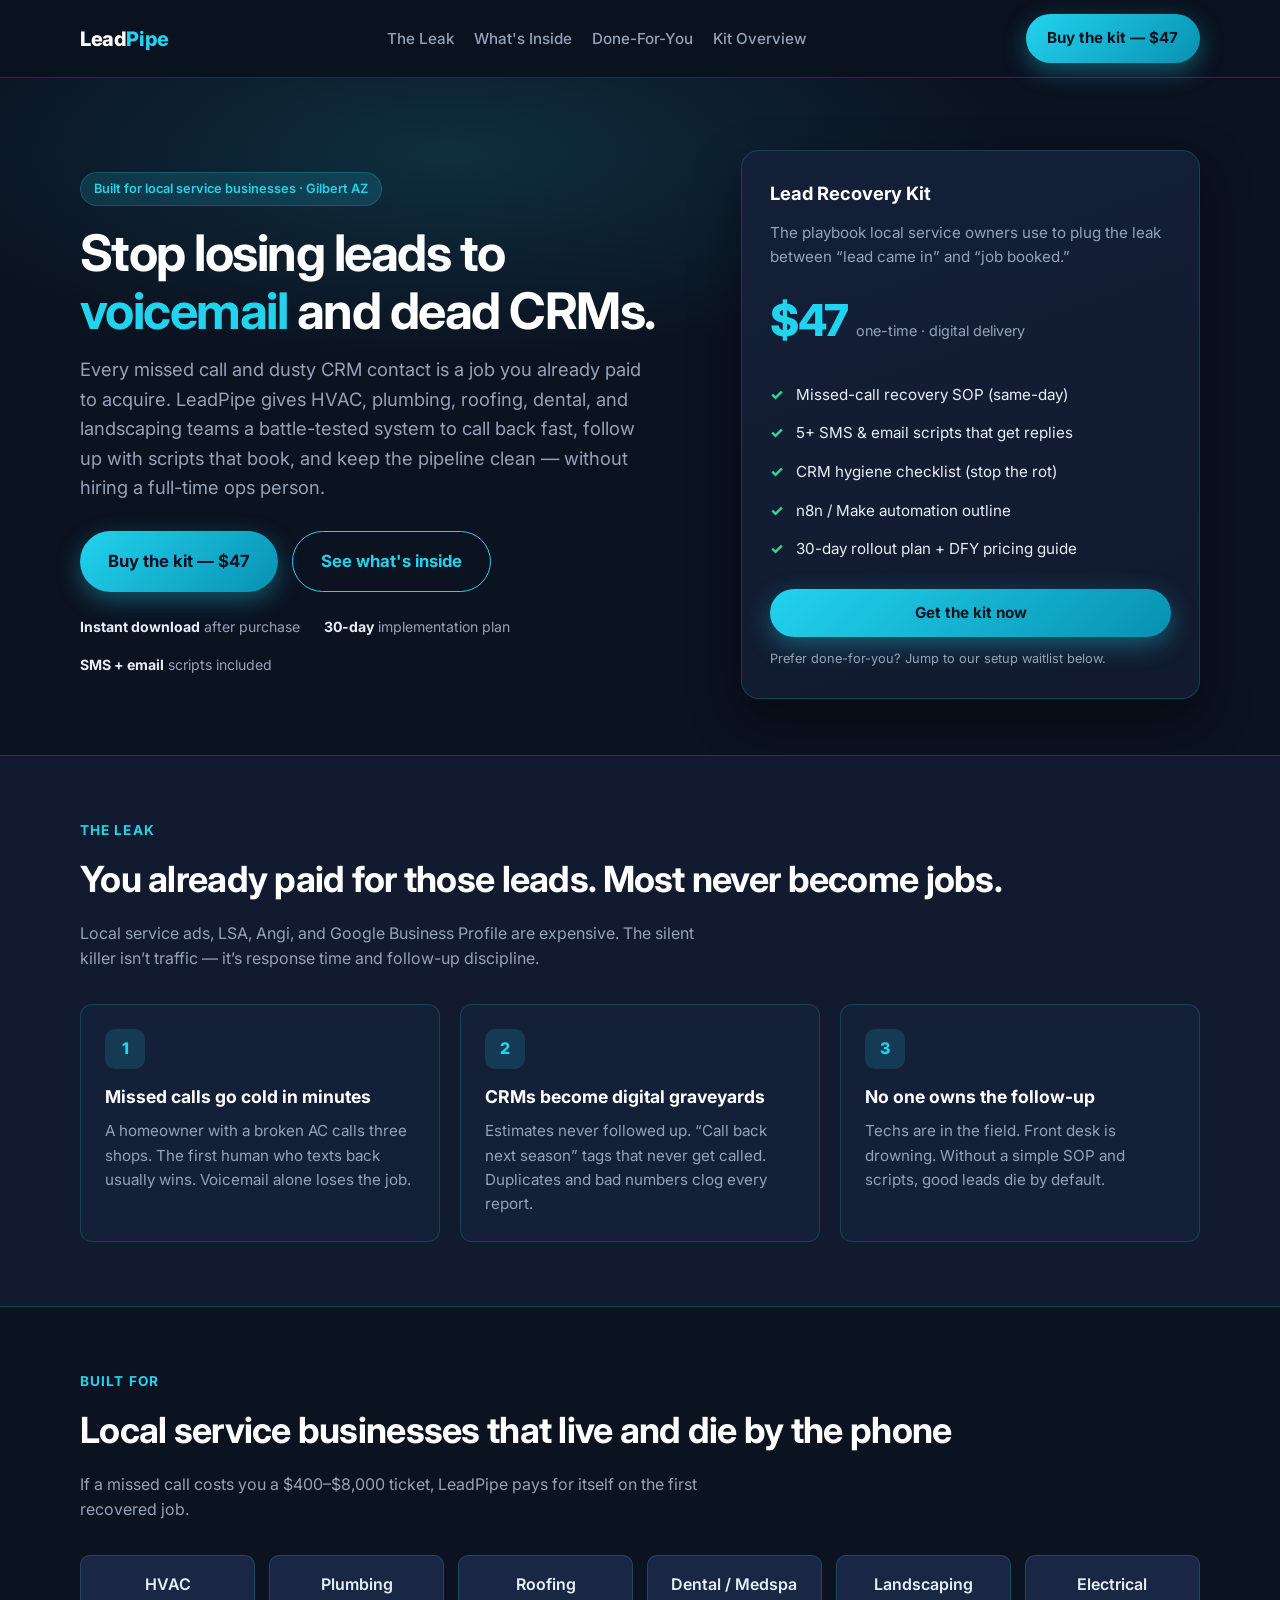
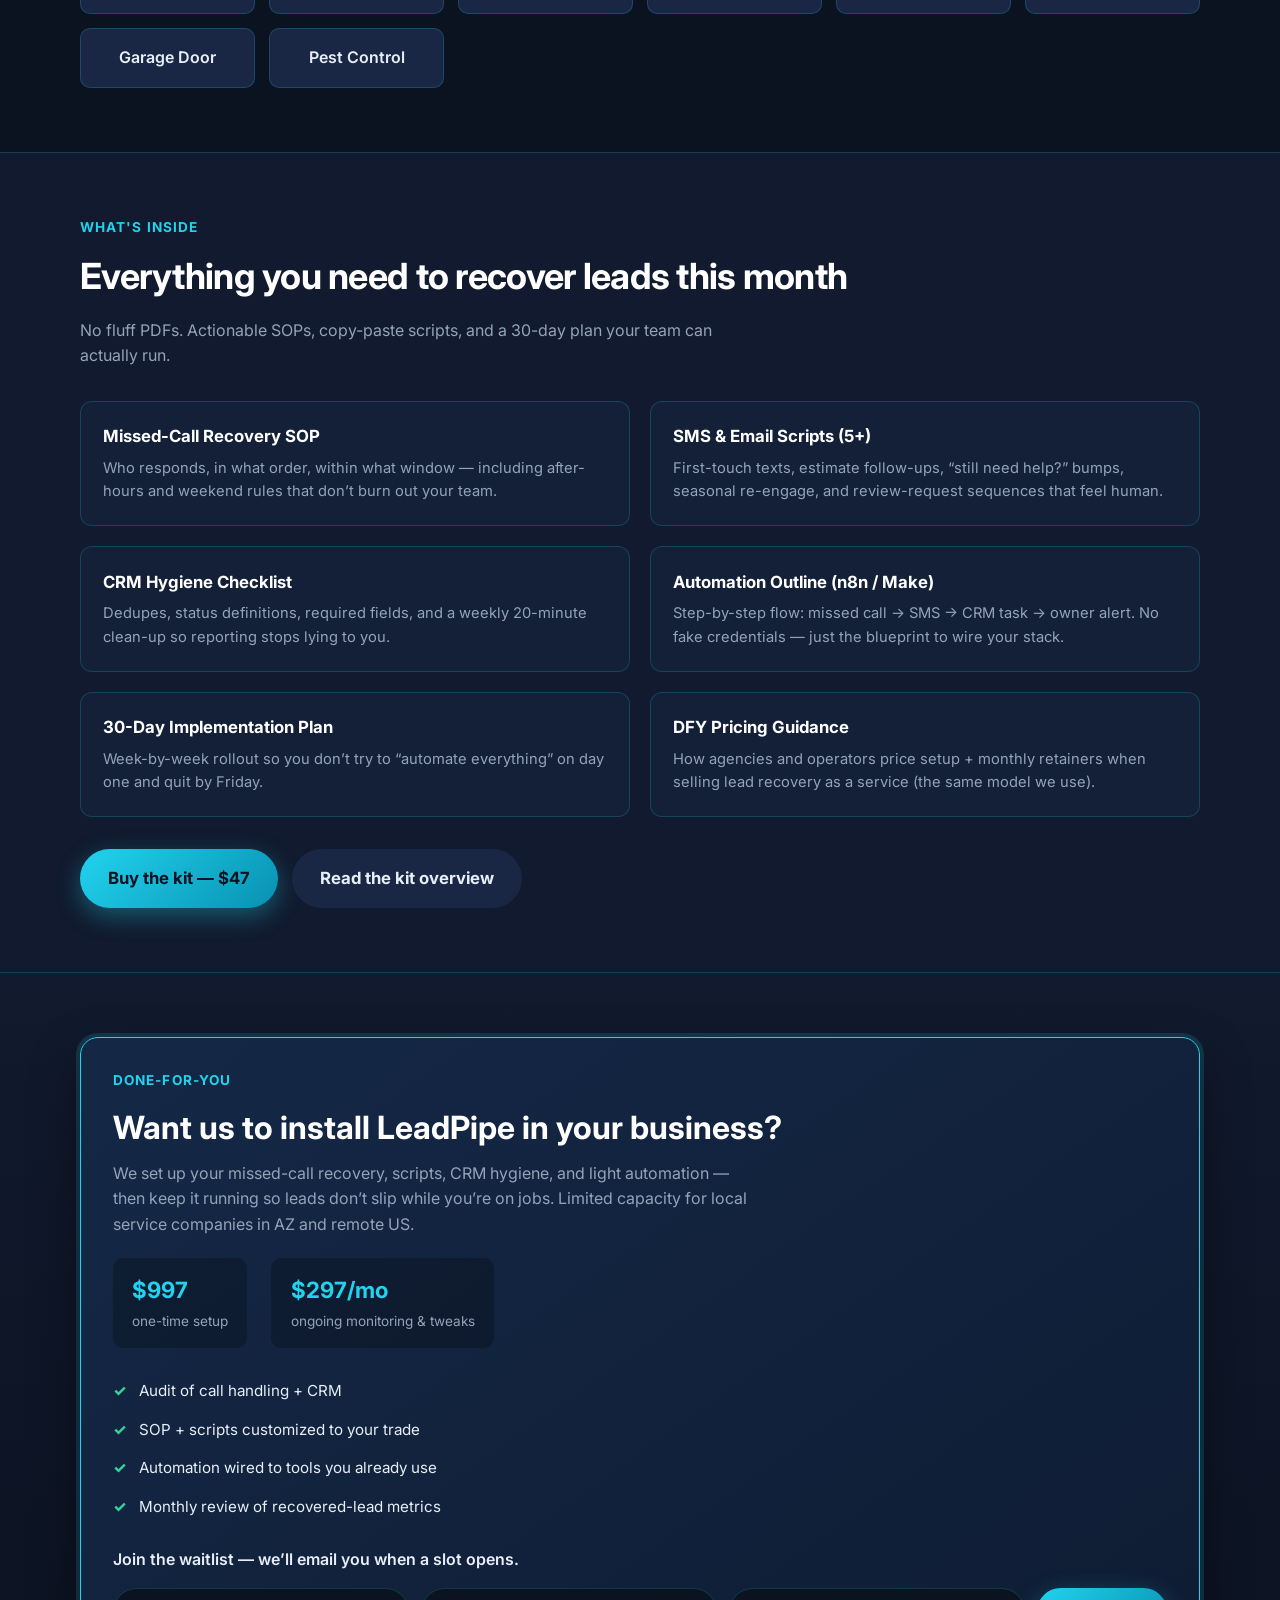
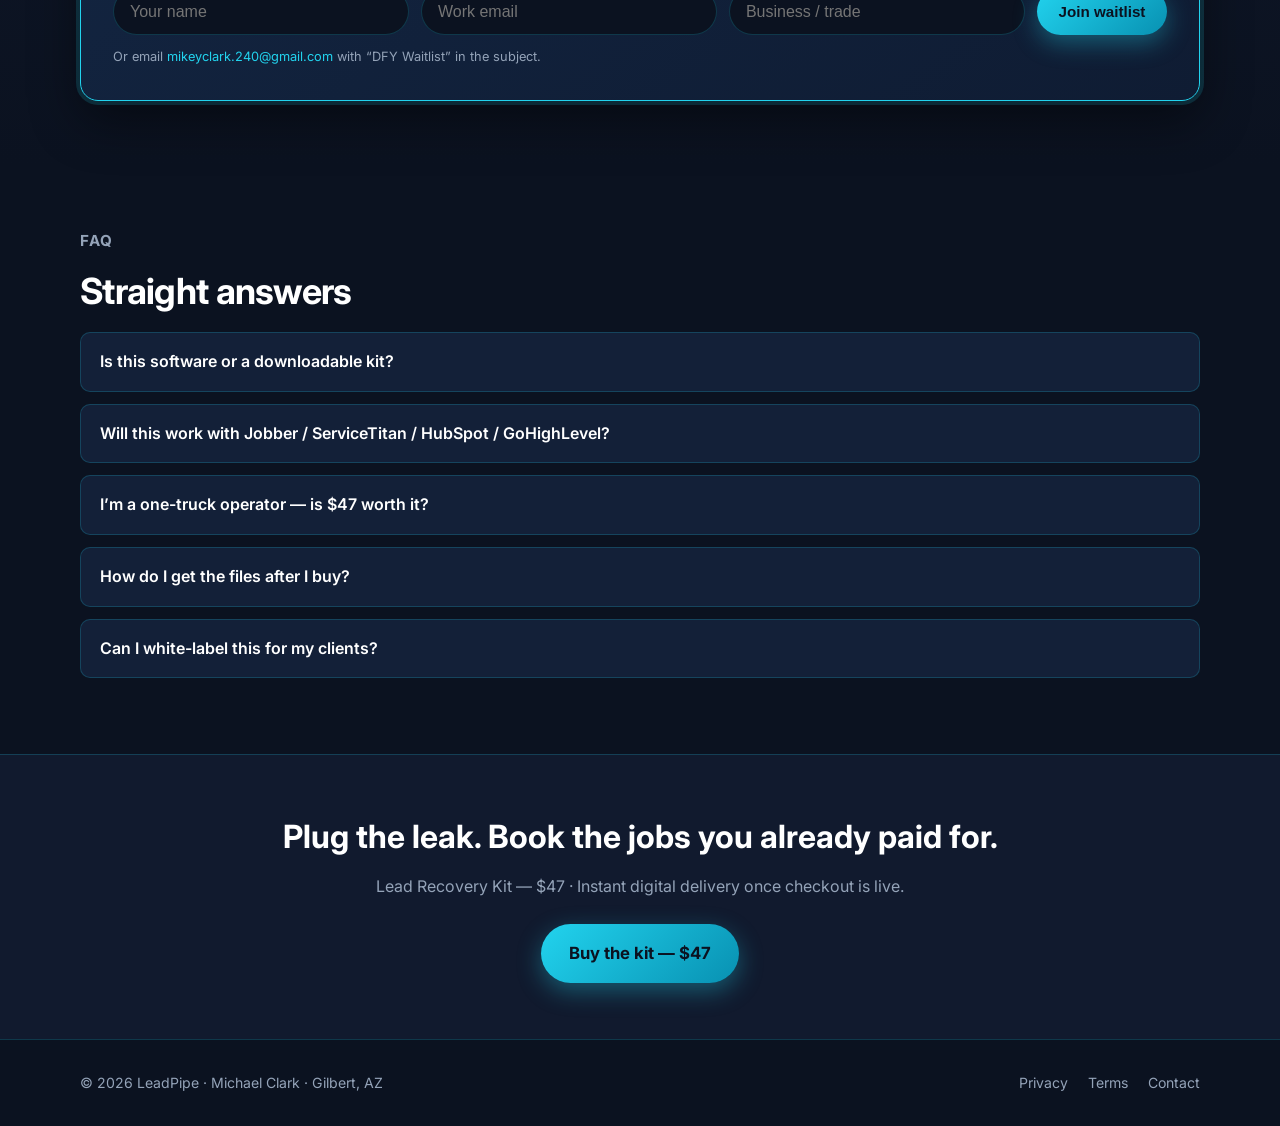
<file: index.html>
<!DOCTYPE html>
<html lang="en">
<head>
  <meta charset="UTF-8" />
  <meta name="viewport" content="width=device-width, initial-scale=1" />
  <title>LeadPipe — Stop Losing Leads to Voicemail & Dead CRMs</title>
  <meta name="description" content="LeadPipe helps HVAC, plumbing, roofing, dental, and landscaping businesses recover missed calls and turn dead CRM leads into booked jobs. Lead Recovery Kit — $47." />
  <link rel="preconnect" href="https://fonts.googleapis.com" />
  <link rel="preconnect" href="https://fonts.gstatic.com" crossorigin />
  <link href="https://fonts.googleapis.com/css2?family=Inter:wght@400;500;600;700;800&display=swap" rel="stylesheet" />
  <link rel="stylesheet" href="styles.css" />
</head>
<body>
  <header class="nav">
    <div class="container nav-inner">
      <a class="logo" href="index.html">Lead<span>Pipe</span></a>
      <ul class="nav-links">
        <li><a href="#problem">The Leak</a></li>
        <li><a href="#kit">What's Inside</a></li>
        <li><a href="#upsell">Done-For-You</a></li>
        <li><a href="kit.html">Kit Overview</a></li>
      </ul>
      <!-- TODO: GUMROAD_URL — replace href and data-gumroad-url when product is live -->
      <a id="buy" class="btn btn-primary" href="https://5228101935040.gumroad.com/l/dzxqd" data-gumroad-url="https://5228101935040.gumroad.com/l/dzxqd">Buy the kit — $47</a>
    </div>
  </header>

  <main>
    <section class="hero">
      <div class="container hero-grid">
        <div>
          <div class="badge">Built for local service businesses · Gilbert AZ</div>
          <h1>Stop losing leads to <span class="accent">voicemail</span> and dead CRMs.</h1>
          <p class="hero-lead">
            Every missed call and dusty CRM contact is a job you already paid to acquire.
            LeadPipe gives HVAC, plumbing, roofing, dental, and landscaping teams a
            battle-tested system to call back fast, follow up with scripts that book,
            and keep the pipeline clean — without hiring a full-time ops person.
          </p>
          <div class="hero-cta">
            <!-- TODO: GUMROAD_URL -->
            <a id="buy" class="btn btn-primary btn-lg" href="https://5228101935040.gumroad.com/l/dzxqd" data-gumroad-url="https://5228101935040.gumroad.com/l/dzxqd">Buy the kit — $47</a>
            <a class="btn btn-outline btn-lg" href="#kit">See what's inside</a>
          </div>
          <div class="trust-row">
            <span><strong>Instant download</strong> after purchase</span>
            <span><strong>30-day</strong> implementation plan</span>
            <span><strong>SMS + email</strong> scripts included</span>
          </div>
        </div>

        <aside class="hero-card" aria-label="Lead Recovery Kit summary">
          <h3>Lead Recovery Kit</h3>
          <p style="color:var(--muted);font-size:0.95rem;">
            The playbook local service owners use to plug the leak between
            “lead came in” and “job booked.”
          </p>
          <div class="price-tag">
            <span class="amount">$47</span>
            <span class="note">one-time · digital delivery</span>
          </div>
          <ul class="checklist">
            <li>Missed-call recovery SOP (same-day)</li>
            <li>5+ SMS & email scripts that get replies</li>
            <li>CRM hygiene checklist (stop the rot)</li>
            <li>n8n / Make automation outline</li>
            <li>30-day rollout plan + DFY pricing guide</li>
          </ul>
          <!-- TODO: GUMROAD_URL -->
          <a class="btn btn-primary" style="width:100%" href="https://5228101935040.gumroad.com/l/dzxqd" data-gumroad-url="https://5228101935040.gumroad.com/l/dzxqd" id="buy">Get the kit now</a>
          <p class="fineprint">Prefer done-for-you? Jump to our setup waitlist below.</p>
        </aside>
      </div>
    </section>

    <section class="problem" id="problem">
      <div class="container">
        <p class="section-label">The leak</p>
        <h2 class="section-title">You already paid for those leads. Most never become jobs.</h2>
        <p class="section-sub">
          Local service ads, LSA, Angi, and Google Business Profile are expensive.
          The silent killer isn’t traffic — it’s response time and follow-up discipline.
        </p>
        <div class="grid-3">
          <div class="card">
            <div class="icon-dot">1</div>
            <h3>Missed calls go cold in minutes</h3>
            <p>A homeowner with a broken AC calls three shops. The first human who texts back usually wins. Voicemail alone loses the job.</p>
          </div>
          <div class="card">
            <div class="icon-dot">2</div>
            <h3>CRMs become digital graveyards</h3>
            <p>Estimates never followed up. “Call back next season” tags that never get called. Duplicates and bad numbers clog every report.</p>
          </div>
          <div class="card">
            <div class="icon-dot">3</div>
            <h3>No one owns the follow-up</h3>
            <p>Techs are in the field. Front desk is drowning. Without a simple SOP and scripts, good leads die by default.</p>
          </div>
        </div>
      </div>
    </section>

    <section id="who">
      <div class="container">
        <p class="section-label">Built for</p>
        <h2 class="section-title">Local service businesses that live and die by the phone</h2>
        <p class="section-sub">If a missed call costs you a $400–$8,000 ticket, LeadPipe pays for itself on the first recovered job.</p>
        <div class="who-grid">
          <div class="pill">HVAC</div>
          <div class="pill">Plumbing</div>
          <div class="pill">Roofing</div>
          <div class="pill">Dental / Medspa</div>
          <div class="pill">Landscaping</div>
          <div class="pill">Electrical</div>
          <div class="pill">Garage Door</div>
          <div class="pill">Pest Control</div>
        </div>
      </div>
    </section>

    <section id="kit" style="background:var(--navy-2);border-top:1px solid var(--border);border-bottom:1px solid var(--border);">
      <div class="container">
        <p class="section-label">What's inside</p>
        <h2 class="section-title">Everything you need to recover leads this month</h2>
        <p class="section-sub">No fluff PDFs. Actionable SOPs, copy-paste scripts, and a 30-day plan your team can actually run.</p>
        <div class="kit-preview">
          <div class="kit-item">
            <h3>Missed-Call Recovery SOP</h3>
            <p>Who responds, in what order, within what window — including after-hours and weekend rules that don’t burn out your team.</p>
          </div>
          <div class="kit-item">
            <h3>SMS & Email Scripts (5+)</h3>
            <p>First-touch texts, estimate follow-ups, “still need help?” bumps, seasonal re-engage, and review-request sequences that feel human.</p>
          </div>
          <div class="kit-item">
            <h3>CRM Hygiene Checklist</h3>
            <p>Dedupes, status definitions, required fields, and a weekly 20-minute clean-up so reporting stops lying to you.</p>
          </div>
          <div class="kit-item">
            <h3>Automation Outline (n8n / Make)</h3>
            <p>Step-by-step flow: missed call → SMS → CRM task → owner alert. No fake credentials — just the blueprint to wire your stack.</p>
          </div>
          <div class="kit-item">
            <h3>30-Day Implementation Plan</h3>
            <p>Week-by-week rollout so you don’t try to “automate everything” on day one and quit by Friday.</p>
          </div>
          <div class="kit-item">
            <h3>DFY Pricing Guidance</h3>
            <p>How agencies and operators price setup + monthly retainers when selling lead recovery as a service (the same model we use).</p>
          </div>
        </div>
        <div style="margin-top:2rem;display:flex;flex-wrap:wrap;gap:0.85rem;">
          <!-- TODO: GUMROAD_URL -->
          <a class="btn btn-primary btn-lg" href="https://5228101935040.gumroad.com/l/dzxqd" data-gumroad-url="https://5228101935040.gumroad.com/l/dzxqd" id="buy">Buy the kit — $47</a>
          <a class="btn btn-ghost btn-lg" href="kit.html">Read the kit overview</a>
        </div>
      </div>
    </section>

    <section class="upsell" id="upsell">
      <div class="container">
        <div class="upsell-box">
          <p class="section-label">Done-for-you</p>
          <h2>Want us to install LeadPipe in your business?</h2>
          <p style="color:var(--muted);max-width:40rem;">
            We set up your missed-call recovery, scripts, CRM hygiene, and light automation —
            then keep it running so leads don’t slip while you’re on jobs.
            Limited capacity for local service companies in AZ and remote US.
          </p>
          <div class="upsell-pricing">
            <div>
              <strong>$997</strong>
              <span>one-time setup</span>
            </div>
            <div>
              <strong>$297/mo</strong>
              <span>ongoing monitoring & tweaks</span>
            </div>
          </div>
          <ul class="checklist">
            <li>Audit of call handling + CRM</li>
            <li>SOP + scripts customized to your trade</li>
            <li>Automation wired to tools you already use</li>
            <li>Monthly review of recovered-lead metrics</li>
          </ul>
          <p style="color:var(--text);font-weight:600;margin-top:1rem;">Join the waitlist — we’ll email you when a slot opens.</p>
          <!-- Static waitlist: mailto fallback. Replace action with Formspree endpoint when ready. -->
          <form class="waitlist-form" action="mailto:mikeyclark.240@gmail.com?subject=LeadPipe%20DFY%20Waitlist" method="post" enctype="text/plain">
            <input type="text" name="name" placeholder="Your name" required />
            <input type="email" name="email" placeholder="Work email" required />
            <input type="text" name="business" placeholder="Business / trade" />
            <button class="btn btn-primary" type="submit">Join waitlist</button>
          </form>
          <p class="fineprint">
            Or email <a href="mailto:mikeyclark.240@gmail.com">mikeyclark.240@gmail.com</a> with “DFY Waitlist” in the subject.
            <!-- Formspree placeholder: set form action to https://formspree.io/f/YOUR_ID when ready -->
          </p>
        </div>
      </div>
    </section>

    <section class="faq" id="faq">
      <div class="container">
        <p class="section-label">FAQ</p>
        <h2 class="section-title">Straight answers</h2>
        <details>
          <summary>Is this software or a downloadable kit?</summary>
          <p>It’s a digital product — SOPs, scripts, checklists, and an automation blueprint you implement with tools you already have (or we can install for you via DFY).</p>
        </details>
        <details>
          <summary>Will this work with Jobber / ServiceTitan / HubSpot / GoHighLevel?</summary>
          <p>Yes. The CRM hygiene and automation outline are tool-agnostic. We map the same logic to whatever you run today.</p>
        </details>
        <details>
          <summary>I’m a one-truck operator — is $47 worth it?</summary>
          <p>If you miss even one $500 job this quarter because nobody texted back in 5 minutes, the kit paid for itself ~10×.</p>
        </details>
        <details>
          <summary>How do I get the files after I buy?</summary>
          <p>After checkout on Gumroad you get instant download of the kit files.</p>
        </details>
        <details>
          <summary>Can I white-label this for my clients?</summary>
          <p>The kit includes DFY pricing guidance for operators and agencies who want to sell lead recovery as a service. Reach out if you need a commercial license.</p>
        </details>
      </div>
    </section>

    <section class="cta-band">
      <div class="container">
        <h2>Plug the leak. Book the jobs you already paid for.</h2>
        <p>Lead Recovery Kit — $47 · Instant digital delivery once checkout is live.</p>
        <!-- TODO: GUMROAD_URL -->
        <a class="btn btn-primary btn-lg" href="https://5228101935040.gumroad.com/l/dzxqd" data-gumroad-url="https://5228101935040.gumroad.com/l/dzxqd" id="buy">Buy the kit — $47</a>
      </div>
    </section>
  </main>

  <footer class="footer">
    <div class="container footer-inner">
      <div>© 2026 LeadPipe · Michael Clark · Gilbert, AZ</div>
      <ul class="footer-links">
        <li><a href="privacy.html">Privacy</a></li>
        <li><a href="terms.html">Terms</a></li>
        <li><a href="mailto:mikeyclark.240@gmail.com">Contact</a></li>
      </ul>
    </div>
  </footer>
</body>
</html>
</file>
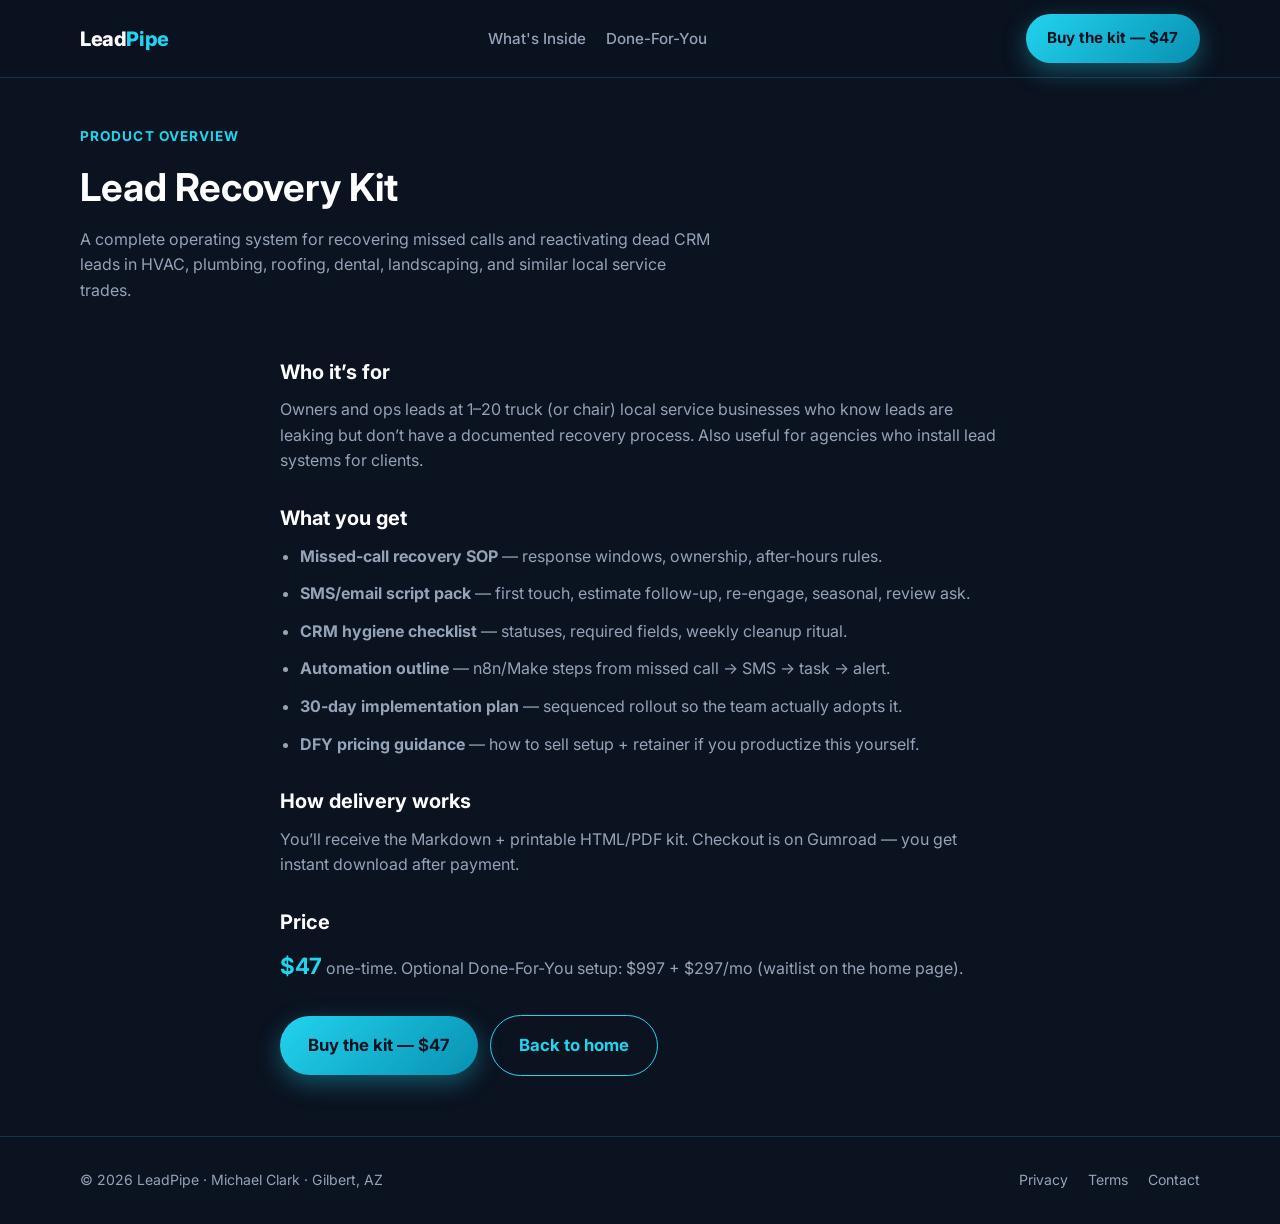
<file: kit.html>
<!DOCTYPE html>
<html lang="en">
<head>
  <meta charset="UTF-8" />
  <meta name="viewport" content="width=device-width, initial-scale=1" />
  <title>Lead Recovery Kit Overview — LeadPipe</title>
  <meta name="description" content="What's inside the LeadPipe Lead Recovery Kit: SOPs, scripts, CRM hygiene, automation outline, and a 30-day plan." />
  <link rel="preconnect" href="https://fonts.googleapis.com" />
  <link rel="preconnect" href="https://fonts.gstatic.com" crossorigin />
  <link href="https://fonts.googleapis.com/css2?family=Inter:wght@400;500;600;700;800&display=swap" rel="stylesheet" />
  <link rel="stylesheet" href="styles.css" />
</head>
<body>
  <header class="nav">
    <div class="container nav-inner">
      <a class="logo" href="index.html">Lead<span>Pipe</span></a>
      <ul class="nav-links">
        <li><a href="index.html#kit">What's Inside</a></li>
        <li><a href="index.html#upsell">Done-For-You</a></li>
      </ul>
      <!-- TODO: GUMROAD_URL -->
      <a id="buy" class="btn btn-primary" href="https://5228101935040.gumroad.com/l/dzxqd" data-gumroad-url="https://5228101935040.gumroad.com/l/dzxqd">Buy the kit — $47</a>
    </div>
  </header>

  <main>
    <div class="container page-hero">
      <p class="section-label">Product overview</p>
      <h1>Lead Recovery Kit</h1>
      <p style="color:var(--muted);max-width:40rem;">
        A complete operating system for recovering missed calls and reactivating dead CRM leads
        in HVAC, plumbing, roofing, dental, landscaping, and similar local service trades.
      </p>
    </div>

    <div class="container prose">
      <h2>Who it’s for</h2>
      <p>Owners and ops leads at 1–20 truck (or chair) local service businesses who know leads are leaking but don’t have a documented recovery process. Also useful for agencies who install lead systems for clients.</p>

      <h2>What you get</h2>
      <ul>
        <li><strong>Missed-call recovery SOP</strong> — response windows, ownership, after-hours rules.</li>
        <li><strong>SMS/email script pack</strong> — first touch, estimate follow-up, re-engage, seasonal, review ask.</li>
        <li><strong>CRM hygiene checklist</strong> — statuses, required fields, weekly cleanup ritual.</li>
        <li><strong>Automation outline</strong> — n8n/Make steps from missed call → SMS → task → alert.</li>
        <li><strong>30-day implementation plan</strong> — sequenced rollout so the team actually adopts it.</li>
        <li><strong>DFY pricing guidance</strong> — how to sell setup + retainer if you productize this yourself.</li>
      </ul>

      <h2>How delivery works</h2>
      <p>You’ll receive the Markdown + printable HTML/PDF kit. Checkout is on Gumroad — you get instant download after payment.</p>

      <h2>Price</h2>
      <p><strong style="color:var(--cyan);font-size:1.4rem;">$47</strong> one-time. Optional Done-For-You setup: $997 + $297/mo (waitlist on the home page).</p>

      <p style="margin-top:2rem;">
        <!-- TODO: GUMROAD_URL -->
        <a id="buy" class="btn btn-primary btn-lg" href="https://5228101935040.gumroad.com/l/dzxqd" data-gumroad-url="https://5228101935040.gumroad.com/l/dzxqd">Buy the kit — $47</a>
        <a class="btn btn-outline btn-lg" href="index.html" style="margin-left:0.5rem;">Back to home</a>
      </p>
    </div>
  </main>

  <footer class="footer">
    <div class="container footer-inner">
      <div>© 2026 LeadPipe · Michael Clark · Gilbert, AZ</div>
      <ul class="footer-links">
        <li><a href="privacy.html">Privacy</a></li>
        <li><a href="terms.html">Terms</a></li>
        <li><a href="mailto:mikeyclark.240@gmail.com">Contact</a></li>
      </ul>
    </div>
  </footer>
</body>
</html>
</file>
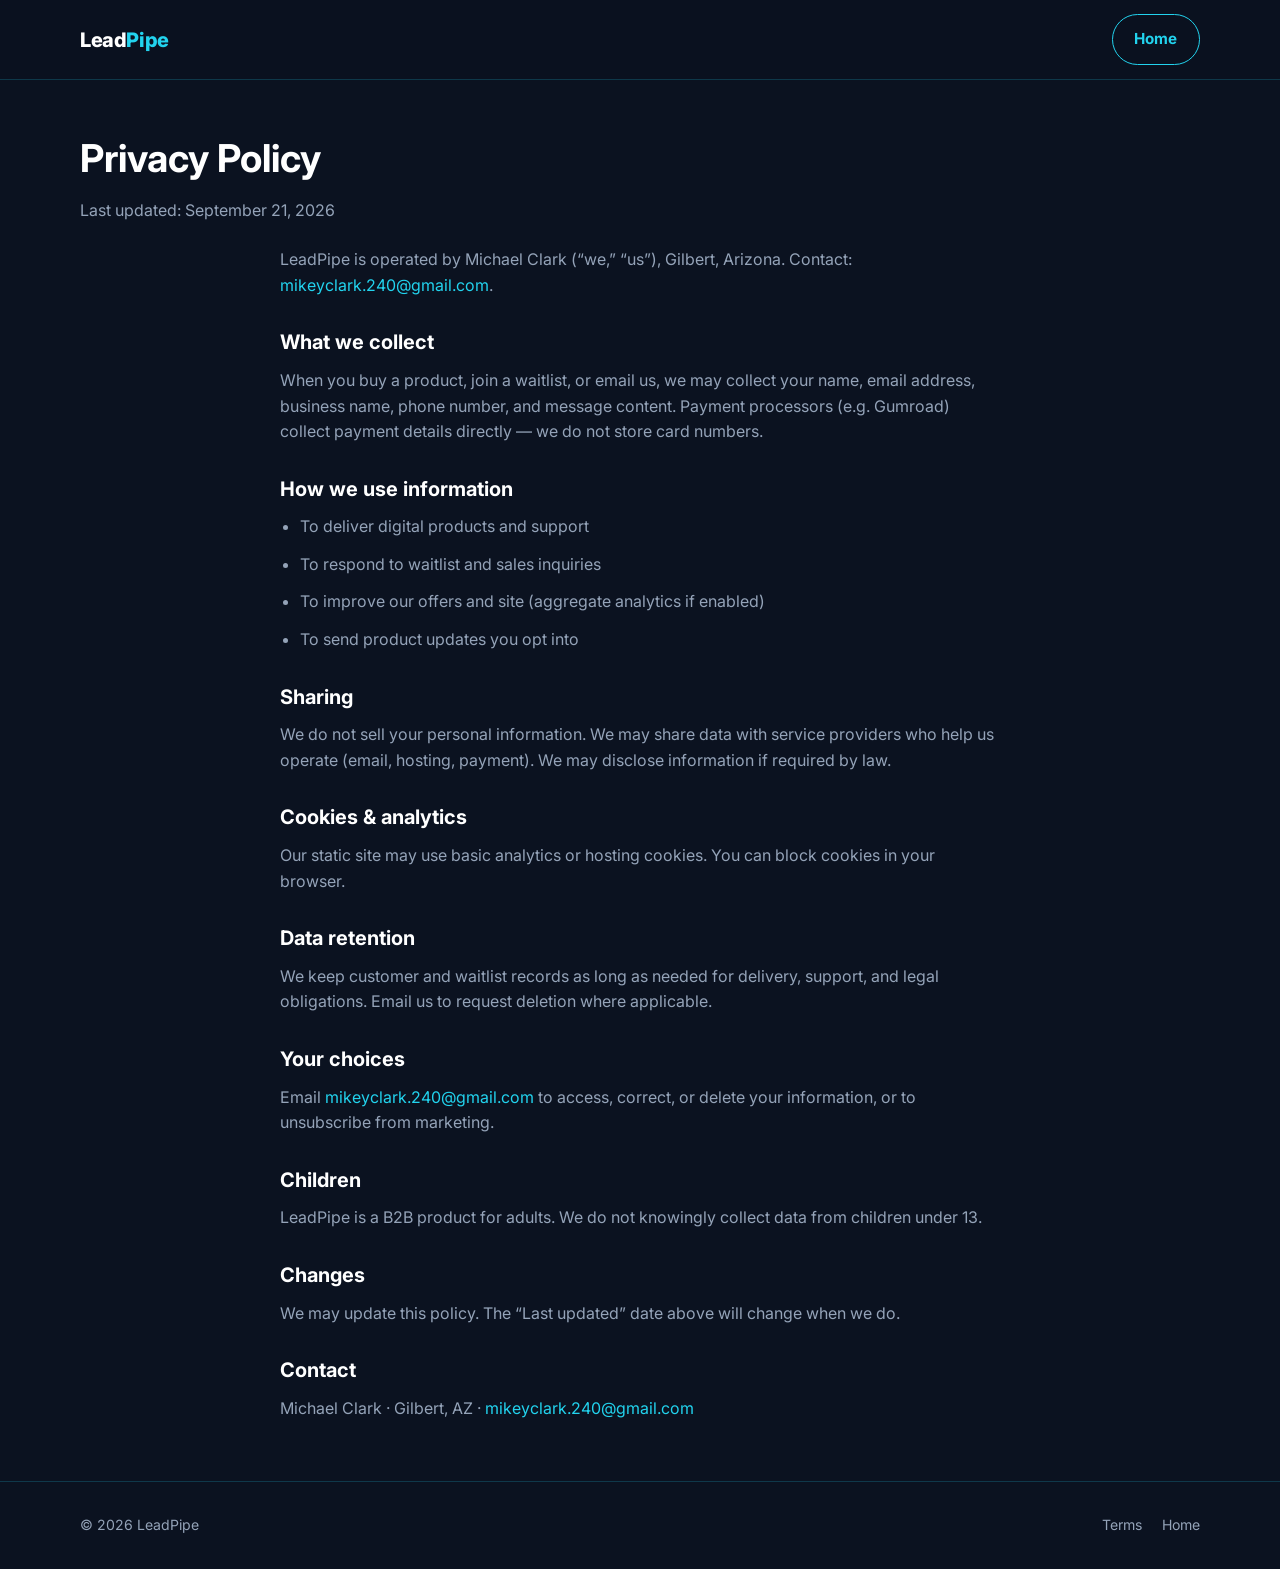
<file: privacy.html>
<!DOCTYPE html>
<html lang="en">
<head>
  <meta charset="UTF-8" />
  <meta name="viewport" content="width=device-width, initial-scale=1" />
  <title>Privacy Policy — LeadPipe</title>
  <link rel="preconnect" href="https://fonts.googleapis.com" />
  <link rel="preconnect" href="https://fonts.gstatic.com" crossorigin />
  <link href="https://fonts.googleapis.com/css2?family=Inter:wght@400;500;600;700;800&display=swap" rel="stylesheet" />
  <link rel="stylesheet" href="styles.css" />
</head>
<body>
  <header class="nav">
    <div class="container nav-inner">
      <a class="logo" href="index.html">Lead<span>Pipe</span></a>
      <a class="btn btn-outline" href="index.html">Home</a>
    </div>
  </header>

  <main>
    <div class="container page-hero">
      <h1>Privacy Policy</h1>
      <p style="color:var(--muted);">Last updated: September 21, 2026</p>
    </div>
    <div class="container prose">
      <p>LeadPipe is operated by Michael Clark (“we,” “us”), Gilbert, Arizona. Contact: <a href="mailto:mikeyclark.240@gmail.com">mikeyclark.240@gmail.com</a>.</p>

      <h2>What we collect</h2>
      <p>When you buy a product, join a waitlist, or email us, we may collect your name, email address, business name, phone number, and message content. Payment processors (e.g. Gumroad) collect payment details directly — we do not store card numbers.</p>

      <h2>How we use information</h2>
      <ul>
        <li>To deliver digital products and support</li>
        <li>To respond to waitlist and sales inquiries</li>
        <li>To improve our offers and site (aggregate analytics if enabled)</li>
        <li>To send product updates you opt into</li>
      </ul>

      <h2>Sharing</h2>
      <p>We do not sell your personal information. We may share data with service providers who help us operate (email, hosting, payment). We may disclose information if required by law.</p>

      <h2>Cookies & analytics</h2>
      <p>Our static site may use basic analytics or hosting cookies. You can block cookies in your browser.</p>

      <h2>Data retention</h2>
      <p>We keep customer and waitlist records as long as needed for delivery, support, and legal obligations. Email us to request deletion where applicable.</p>

      <h2>Your choices</h2>
      <p>Email <a href="mailto:mikeyclark.240@gmail.com">mikeyclark.240@gmail.com</a> to access, correct, or delete your information, or to unsubscribe from marketing.</p>

      <h2>Children</h2>
      <p>LeadPipe is a B2B product for adults. We do not knowingly collect data from children under 13.</p>

      <h2>Changes</h2>
      <p>We may update this policy. The “Last updated” date above will change when we do.</p>

      <h2>Contact</h2>
      <p>Michael Clark · Gilbert, AZ · <a href="mailto:mikeyclark.240@gmail.com">mikeyclark.240@gmail.com</a></p>
    </div>
  </main>

  <footer class="footer">
    <div class="container footer-inner">
      <div>© 2026 LeadPipe</div>
      <ul class="footer-links">
        <li><a href="terms.html">Terms</a></li>
        <li><a href="index.html">Home</a></li>
      </ul>
    </div>
  </footer>
</body>
</html>
</file>
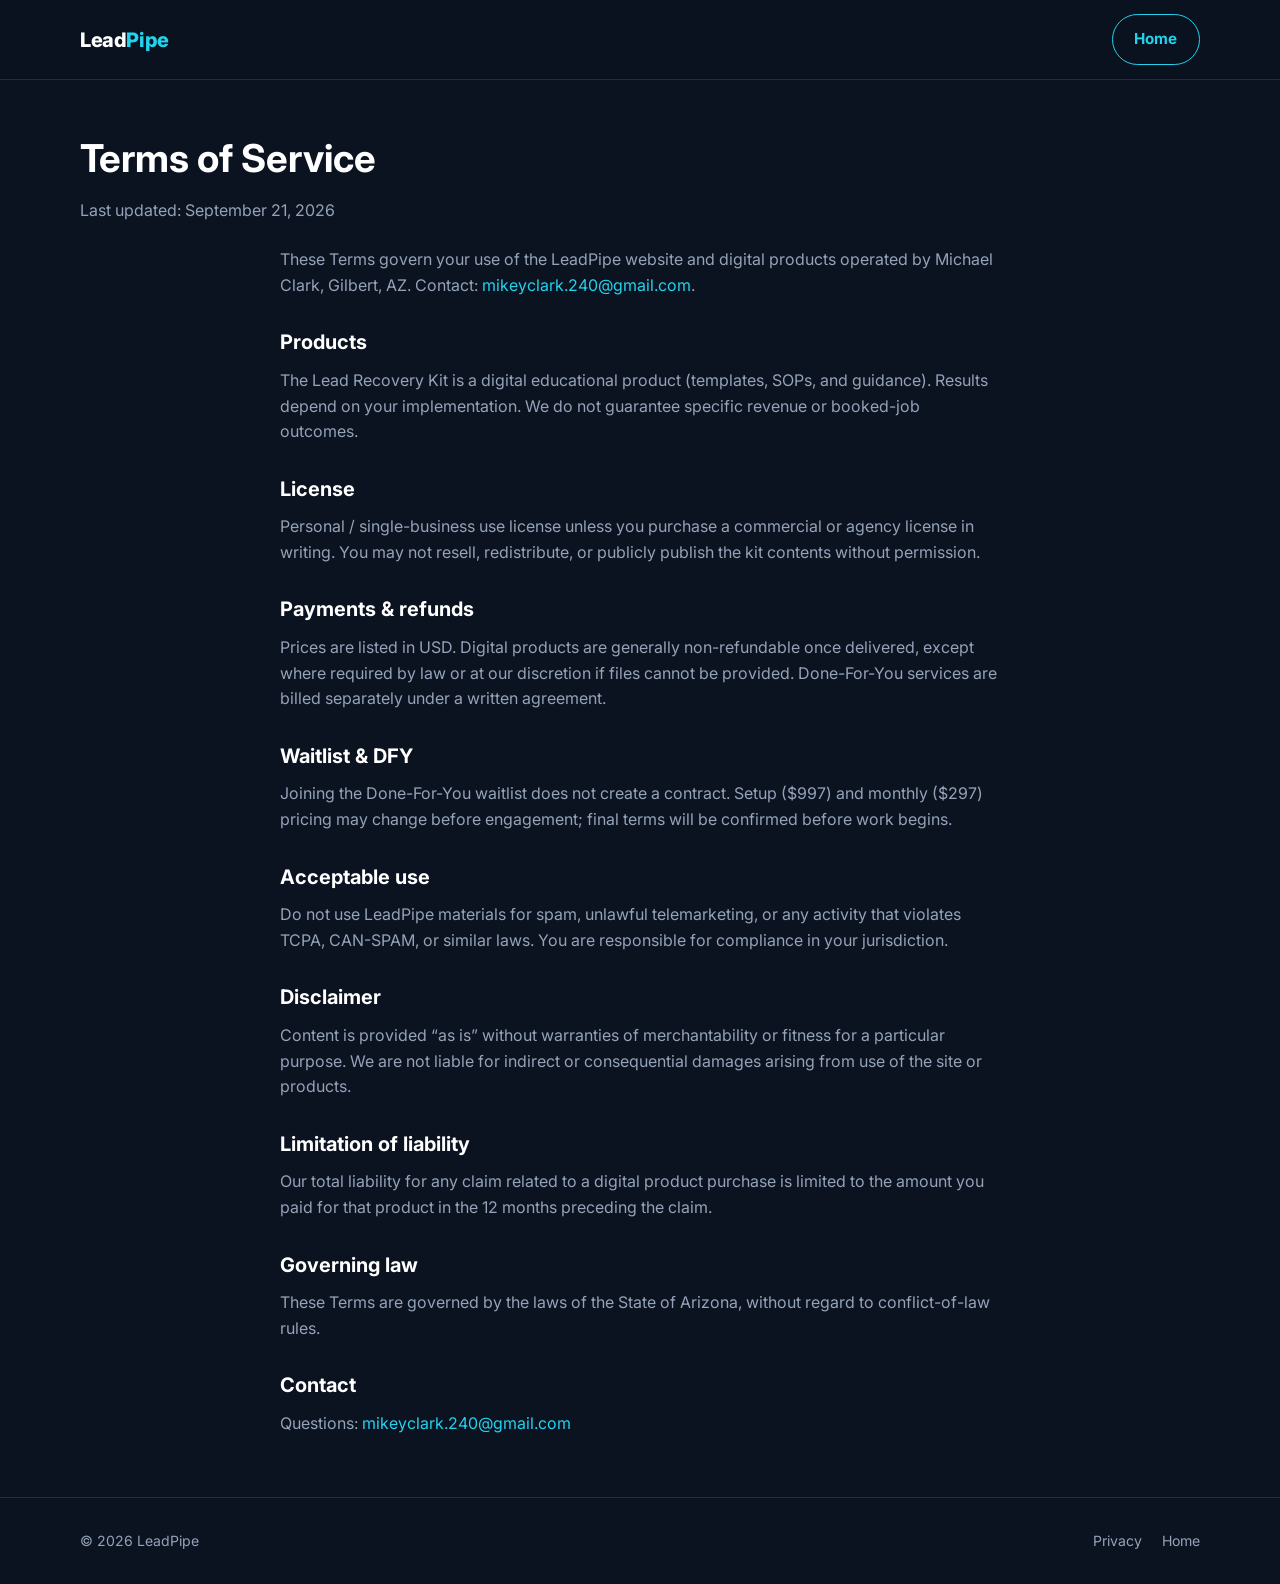
<file: terms.html>
<!DOCTYPE html>
<html lang="en">
<head>
  <meta charset="UTF-8" />
  <meta name="viewport" content="width=device-width, initial-scale=1" />
  <title>Terms of Service — LeadPipe</title>
  <link rel="preconnect" href="https://fonts.googleapis.com" />
  <link rel="preconnect" href="https://fonts.gstatic.com" crossorigin />
  <link href="https://fonts.googleapis.com/css2?family=Inter:wght@400;500;600;700;800&display=swap" rel="stylesheet" />
  <link rel="stylesheet" href="styles.css" />
</head>
<body>
  <header class="nav">
    <div class="container nav-inner">
      <a class="logo" href="index.html">Lead<span>Pipe</span></a>
      <a class="btn btn-outline" href="index.html">Home</a>
    </div>
  </header>

  <main>
    <div class="container page-hero">
      <h1>Terms of Service</h1>
      <p style="color:var(--muted);">Last updated: September 21, 2026</p>
    </div>
    <div class="container prose">
      <p>These Terms govern your use of the LeadPipe website and digital products operated by Michael Clark, Gilbert, AZ. Contact: <a href="mailto:mikeyclark.240@gmail.com">mikeyclark.240@gmail.com</a>.</p>

      <h2>Products</h2>
      <p>The Lead Recovery Kit is a digital educational product (templates, SOPs, and guidance). Results depend on your implementation. We do not guarantee specific revenue or booked-job outcomes.</p>

      <h2>License</h2>
      <p>Personal / single-business use license unless you purchase a commercial or agency license in writing. You may not resell, redistribute, or publicly publish the kit contents without permission.</p>

      <h2>Payments & refunds</h2>
      <p>Prices are listed in USD. Digital products are generally non-refundable once delivered, except where required by law or at our discretion if files cannot be provided. Done-For-You services are billed separately under a written agreement.</p>

      <h2>Waitlist & DFY</h2>
      <p>Joining the Done-For-You waitlist does not create a contract. Setup ($997) and monthly ($297) pricing may change before engagement; final terms will be confirmed before work begins.</p>

      <h2>Acceptable use</h2>
      <p>Do not use LeadPipe materials for spam, unlawful telemarketing, or any activity that violates TCPA, CAN-SPAM, or similar laws. You are responsible for compliance in your jurisdiction.</p>

      <h2>Disclaimer</h2>
      <p>Content is provided “as is” without warranties of merchantability or fitness for a particular purpose. We are not liable for indirect or consequential damages arising from use of the site or products.</p>

      <h2>Limitation of liability</h2>
      <p>Our total liability for any claim related to a digital product purchase is limited to the amount you paid for that product in the 12 months preceding the claim.</p>

      <h2>Governing law</h2>
      <p>These Terms are governed by the laws of the State of Arizona, without regard to conflict-of-law rules.</p>

      <h2>Contact</h2>
      <p>Questions: <a href="mailto:mikeyclark.240@gmail.com">mikeyclark.240@gmail.com</a></p>
    </div>
  </main>

  <footer class="footer">
    <div class="container footer-inner">
      <div>© 2026 LeadPipe</div>
      <ul class="footer-links">
        <li><a href="privacy.html">Privacy</a></li>
        <li><a href="index.html">Home</a></li>
      </ul>
    </div>
  </footer>
</body>
</html>
</file>
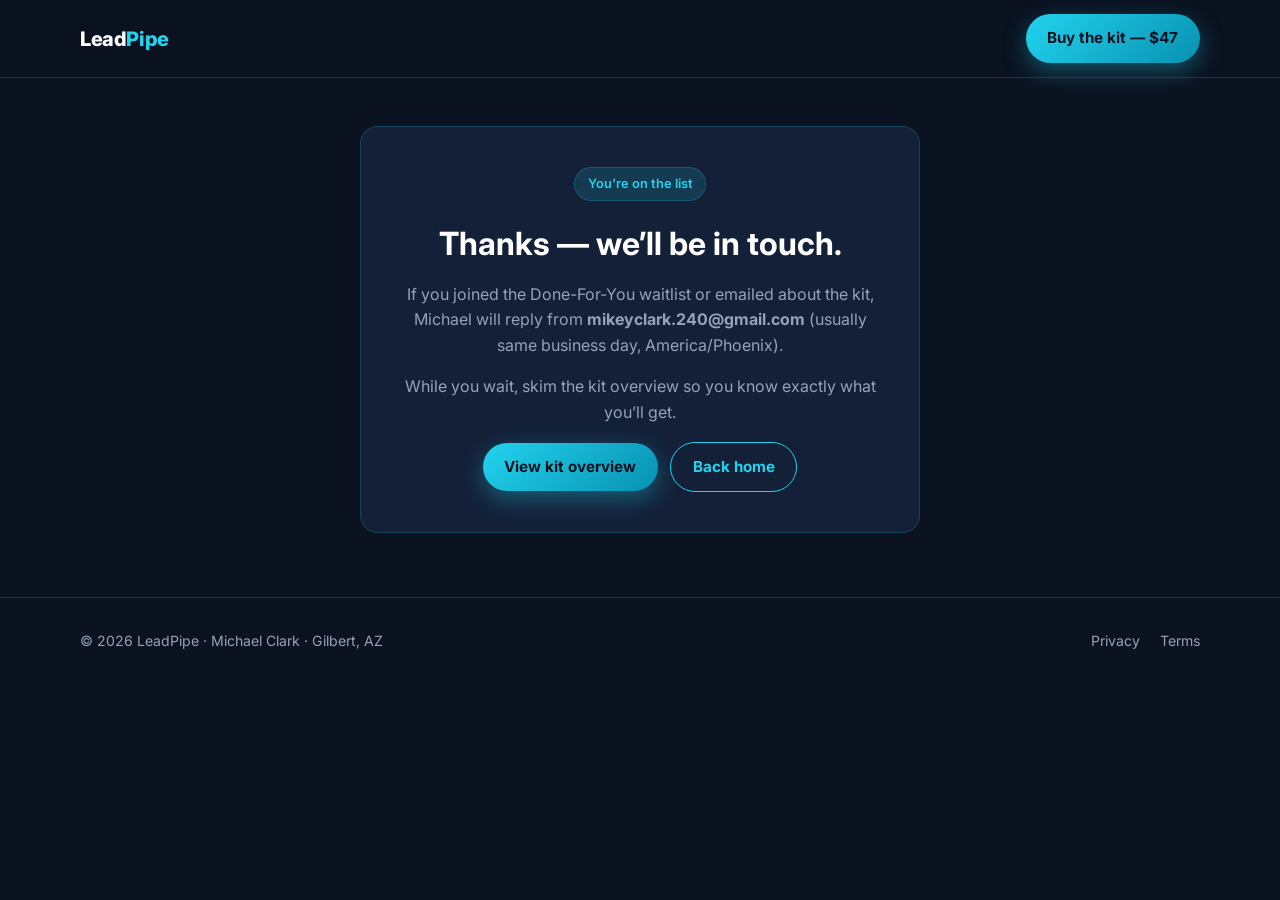
<file: thanks.html>
<!DOCTYPE html>
<html lang="en">
<head>
  <meta charset="UTF-8" />
  <meta name="viewport" content="width=device-width, initial-scale=1" />
  <title>Thank You — LeadPipe</title>
  <meta name="description" content="Thanks for your interest in LeadPipe." />
  <link rel="preconnect" href="https://fonts.googleapis.com" />
  <link rel="preconnect" href="https://fonts.gstatic.com" crossorigin />
  <link href="https://fonts.googleapis.com/css2?family=Inter:wght@400;500;600;700;800&display=swap" rel="stylesheet" />
  <link rel="stylesheet" href="styles.css" />
</head>
<body>
  <header class="nav">
    <div class="container nav-inner">
      <a class="logo" href="index.html">Lead<span>Pipe</span></a>
      <!-- TODO: GUMROAD_URL -->
      <a id="buy" class="btn btn-primary" href="https://5228101935040.gumroad.com/l/dzxqd" data-gumroad-url="https://5228101935040.gumroad.com/l/dzxqd">Buy the kit — $47</a>
    </div>
  </header>

  <main>
    <div class="container">
      <div class="thanks-box">
        <div class="badge" style="justify-content:center;">You’re on the list</div>
        <h1>Thanks — we’ll be in touch.</h1>
        <p>
          If you joined the Done-For-You waitlist or emailed about the kit,
          Michael will reply from <strong>mikeyclark.240@gmail.com</strong>
          (usually same business day, America/Phoenix).
        </p>
        <p>
          While you wait, skim the kit overview so you know exactly what you’ll get.
        </p>
        <a class="btn btn-primary" href="kit.html">View kit overview</a>
        <a class="btn btn-outline" href="index.html" style="margin-left:0.5rem;">Back home</a>
      </div>
    </div>
  </main>

  <footer class="footer">
    <div class="container footer-inner">
      <div>© 2026 LeadPipe · Michael Clark · Gilbert, AZ</div>
      <ul class="footer-links">
        <li><a href="privacy.html">Privacy</a></li>
        <li><a href="terms.html">Terms</a></li>
      </ul>
    </div>
  </footer>
</body>
</html>
</file>
<file: styles.css>
/* LeadPipe — B2B marketing styles */
:root {
  --navy: #0b1220;
  --navy-2: #111a2e;
  --navy-3: #1a2744;
  --cyan: #22d3ee;
  --cyan-dim: #0891b2;
  --cyan-glow: rgba(34, 211, 238, 0.15);
  --text: #e8eef7;
  --muted: #94a3b8;
  --white: #ffffff;
  --card: #132038;
  --border: rgba(34, 211, 238, 0.2);
  --success: #34d399;
  --radius: 12px;
  --shadow: 0 20px 50px rgba(0, 0, 0, 0.45);
  --font: "Inter", system-ui, -apple-system, Segoe UI, Roboto, sans-serif;
}

*, *::before, *::after { box-sizing: border-box; margin: 0; padding: 0; }

html { scroll-behavior: smooth; }

body {
  font-family: var(--font);
  background: var(--navy);
  color: var(--text);
  line-height: 1.6;
  min-height: 100vh;
  -webkit-font-smoothing: antialiased;
}

img { max-width: 100%; display: block; }
a { color: var(--cyan); text-decoration: none; }
a:hover { text-decoration: underline; }

.container {
  width: min(1120px, 92%);
  margin: 0 auto;
}

/* Nav */
.nav {
  position: sticky;
  top: 0;
  z-index: 50;
  background: rgba(11, 18, 32, 0.92);
  backdrop-filter: blur(12px);
  border-bottom: 1px solid var(--border);
}

.nav-inner {
  display: flex;
  align-items: center;
  justify-content: space-between;
  padding: 0.9rem 0;
  gap: 1rem;
}

.logo {
  font-weight: 800;
  font-size: 1.25rem;
  color: var(--white);
  letter-spacing: -0.02em;
  text-decoration: none;
}

.logo span { color: var(--cyan); }

.nav-links {
  display: flex;
  align-items: center;
  gap: 1.25rem;
  list-style: none;
}

.nav-links a {
  color: var(--muted);
  font-size: 0.95rem;
  font-weight: 500;
  text-decoration: none;
}

.nav-links a:hover { color: var(--cyan); }

.btn {
  display: inline-flex;
  align-items: center;
  justify-content: center;
  gap: 0.4rem;
  padding: 0.75rem 1.35rem;
  border-radius: 999px;
  font-weight: 700;
  font-size: 0.95rem;
  border: none;
  cursor: pointer;
  text-decoration: none !important;
  transition: transform 0.15s ease, box-shadow 0.15s ease, background 0.15s ease;
}

.btn:hover { transform: translateY(-1px); }

.btn-primary {
  background: linear-gradient(135deg, var(--cyan), var(--cyan-dim));
  color: var(--navy) !important;
  box-shadow: 0 8px 24px rgba(34, 211, 238, 0.35);
}

.btn-primary:hover {
  box-shadow: 0 12px 32px rgba(34, 211, 238, 0.45);
}

.btn-outline {
  background: transparent;
  color: var(--cyan) !important;
  border: 1.5px solid var(--cyan);
}

.btn-outline:hover { background: var(--cyan-glow); }

.btn-lg {
  padding: 1rem 1.75rem;
  font-size: 1.05rem;
}

.btn-ghost {
  background: var(--navy-3);
  color: var(--text) !important;
}

/* Hero */
.hero {
  padding: 4.5rem 0 3.5rem;
  position: relative;
  overflow: hidden;
}

.hero::before {
  content: "";
  position: absolute;
  inset: -20% 20% auto -10%;
  height: 420px;
  background: radial-gradient(ellipse, var(--cyan-glow), transparent 70%);
  pointer-events: none;
}

.hero-grid {
  display: grid;
  grid-template-columns: 1.15fr 0.85fr;
  gap: 2.5rem;
  align-items: center;
  position: relative;
}

.badge {
  display: inline-flex;
  align-items: center;
  gap: 0.4rem;
  background: var(--cyan-glow);
  color: var(--cyan);
  border: 1px solid var(--border);
  padding: 0.35rem 0.8rem;
  border-radius: 999px;
  font-size: 0.8rem;
  font-weight: 600;
  margin-bottom: 1.1rem;
}

.hero h1 {
  font-size: clamp(2rem, 4.5vw, 3.15rem);
  line-height: 1.15;
  letter-spacing: -0.03em;
  margin-bottom: 1rem;
  color: var(--white);
}

.hero h1 .accent { color: var(--cyan); }

.hero-lead {
  font-size: 1.15rem;
  color: var(--muted);
  margin-bottom: 1.75rem;
  max-width: 36rem;
}

.hero-cta {
  display: flex;
  flex-wrap: wrap;
  gap: 0.85rem;
  margin-bottom: 1.5rem;
}

.trust-row {
  display: flex;
  flex-wrap: wrap;
  gap: 1rem 1.5rem;
  color: var(--muted);
  font-size: 0.88rem;
}

.trust-row strong { color: var(--text); }

.hero-card {
  background: linear-gradient(160deg, var(--card), var(--navy-2));
  border: 1px solid var(--border);
  border-radius: 18px;
  padding: 1.75rem;
  box-shadow: var(--shadow);
}

.hero-card h3 {
  font-size: 1.15rem;
  margin-bottom: 0.75rem;
  color: var(--white);
}

.price-tag {
  display: flex;
  align-items: baseline;
  gap: 0.5rem;
  margin: 1rem 0 1.25rem;
}

.price-tag .amount {
  font-size: 2.75rem;
  font-weight: 800;
  color: var(--cyan);
  letter-spacing: -0.03em;
}

.price-tag .note { color: var(--muted); font-size: 0.9rem; }

.checklist { list-style: none; margin-bottom: 1.25rem; }

.checklist li {
  padding: 0.45rem 0 0.45rem 1.6rem;
  position: relative;
  color: var(--text);
  font-size: 0.95rem;
}

.checklist li::before {
  content: "✓";
  position: absolute;
  left: 0;
  color: var(--success);
  font-weight: 800;
}

.fineprint {
  font-size: 0.8rem;
  color: var(--muted);
  margin-top: 0.75rem;
}

/* Sections */
section { padding: 4rem 0; }

.section-label {
  color: var(--cyan);
  font-size: 0.85rem;
  font-weight: 700;
  text-transform: uppercase;
  letter-spacing: 0.08em;
  margin-bottom: 0.6rem;
}

.section-title {
  font-size: clamp(1.6rem, 3vw, 2.25rem);
  letter-spacing: -0.02em;
  color: var(--white);
  margin-bottom: 0.75rem;
}

.section-sub {
  color: var(--muted);
  max-width: 40rem;
  margin-bottom: 2rem;
}

.problem {
  background: var(--navy-2);
  border-top: 1px solid var(--border);
  border-bottom: 1px solid var(--border);
}

.grid-3 {
  display: grid;
  grid-template-columns: repeat(3, 1fr);
  gap: 1.25rem;
}

.card {
  background: var(--card);
  border: 1px solid var(--border);
  border-radius: var(--radius);
  padding: 1.5rem;
}

.card h3 {
  color: var(--white);
  margin-bottom: 0.5rem;
  font-size: 1.1rem;
}

.card p { color: var(--muted); font-size: 0.95rem; }

.icon-dot {
  width: 40px;
  height: 40px;
  border-radius: 10px;
  background: var(--cyan-glow);
  color: var(--cyan);
  display: grid;
  place-items: center;
  font-weight: 800;
  margin-bottom: 0.9rem;
}

/* Who */
.who-grid {
  display: grid;
  grid-template-columns: repeat(auto-fit, minmax(160px, 1fr));
  gap: 0.85rem;
}

.pill {
  background: var(--navy-3);
  border: 1px solid var(--border);
  border-radius: 10px;
  padding: 1rem;
  text-align: center;
  font-weight: 600;
  color: var(--text);
}

/* Kit preview */
.kit-preview {
  display: grid;
  grid-template-columns: 1fr 1fr;
  gap: 1.25rem;
}

.kit-item {
  background: var(--card);
  border: 1px solid var(--border);
  border-radius: var(--radius);
  padding: 1.35rem;
}

.kit-item h3 {
  color: var(--white);
  margin-bottom: 0.4rem;
  font-size: 1.05rem;
}

.kit-item p { color: var(--muted); font-size: 0.92rem; }

/* Upsell */
.upsell {
  background: linear-gradient(180deg, var(--navy-2), var(--navy));
}

.upsell-box {
  background: linear-gradient(145deg, #142846, #0f1c33);
  border: 1px solid var(--cyan);
  border-radius: 18px;
  padding: 2rem;
  box-shadow: 0 0 0 4px var(--cyan-glow), var(--shadow);
}

.upsell-box h2 {
  font-size: clamp(1.5rem, 3vw, 2rem);
  color: var(--white);
  margin-bottom: 0.5rem;
}

.upsell-pricing {
  display: flex;
  flex-wrap: wrap;
  gap: 1.5rem;
  margin: 1.25rem 0 1.5rem;
}

.upsell-pricing div {
  background: rgba(0,0,0,0.25);
  border-radius: 10px;
  padding: 0.9rem 1.2rem;
}

.upsell-pricing strong {
  display: block;
  color: var(--cyan);
  font-size: 1.4rem;
}

.upsell-pricing span { color: var(--muted); font-size: 0.85rem; }

.waitlist-form {
  display: flex;
  flex-wrap: wrap;
  gap: 0.75rem;
  margin-top: 1rem;
}

.waitlist-form input[type="email"],
.waitlist-form input[type="text"] {
  flex: 1 1 220px;
  padding: 0.85rem 1rem;
  border-radius: 999px;
  border: 1px solid var(--border);
  background: var(--navy);
  color: var(--text);
  font-size: 1rem;
  outline: none;
}

.waitlist-form input:focus {
  border-color: var(--cyan);
  box-shadow: 0 0 0 3px var(--cyan-glow);
}

/* FAQ */
.faq details {
  background: var(--card);
  border: 1px solid var(--border);
  border-radius: 10px;
  padding: 1rem 1.2rem;
  margin-bottom: 0.75rem;
}

.faq summary {
  cursor: pointer;
  font-weight: 600;
  color: var(--white);
  list-style: none;
}

.faq summary::-webkit-details-marker { display: none; }

.faq details[open] summary { color: var(--cyan); margin-bottom: 0.5rem; }

.faq p { color: var(--muted); font-size: 0.95rem; }

/* CTA band */
.cta-band {
  text-align: center;
  padding: 3.5rem 0;
  background: var(--navy-2);
  border-top: 1px solid var(--border);
}

.cta-band h2 {
  color: var(--white);
  font-size: clamp(1.5rem, 3vw, 2rem);
  margin-bottom: 0.75rem;
}

.cta-band p { color: var(--muted); margin-bottom: 1.5rem; }

/* Footer */
.footer {
  padding: 2rem 0;
  border-top: 1px solid var(--border);
  color: var(--muted);
  font-size: 0.88rem;
}

.footer-inner {
  display: flex;
  flex-wrap: wrap;
  justify-content: space-between;
  gap: 1rem;
  align-items: center;
}

.footer-links {
  display: flex;
  gap: 1.25rem;
  list-style: none;
}

.footer-links a { color: var(--muted); text-decoration: none; }
.footer-links a:hover { color: var(--cyan); }

/* Legal / simple pages */
.page-hero {
  padding: 3rem 0 1.5rem;
}

.page-hero h1 {
  font-size: clamp(1.8rem, 3vw, 2.4rem);
  color: var(--white);
  margin-bottom: 0.5rem;
}

.prose {
  max-width: 720px;
  padding-bottom: 3rem;
}

.prose h2 {
  color: var(--white);
  margin: 1.75rem 0 0.6rem;
  font-size: 1.25rem;
}

.prose p, .prose li {
  color: var(--muted);
  margin-bottom: 0.75rem;
}

.prose ul { padding-left: 1.25rem; margin-bottom: 1rem; }

.thanks-box {
  text-align: center;
  max-width: 560px;
  margin: 3rem auto 4rem;
  background: var(--card);
  border: 1px solid var(--border);
  border-radius: 18px;
  padding: 2.5rem 2rem;
}

.thanks-box h1 {
  color: var(--white);
  margin-bottom: 0.75rem;
}

.thanks-box p { color: var(--muted); margin-bottom: 1rem; }

/* Mobile */
@media (max-width: 860px) {
  .hero-grid,
  .kit-preview,
  .grid-3 { grid-template-columns: 1fr; }

  .nav-links { display: none; }

  .nav-inner .btn { padding: 0.6rem 1rem; font-size: 0.85rem; }
}

@media print {
  .nav, .footer, .btn { display: none !important; }
  body { background: white; color: black; }
}
</file>
